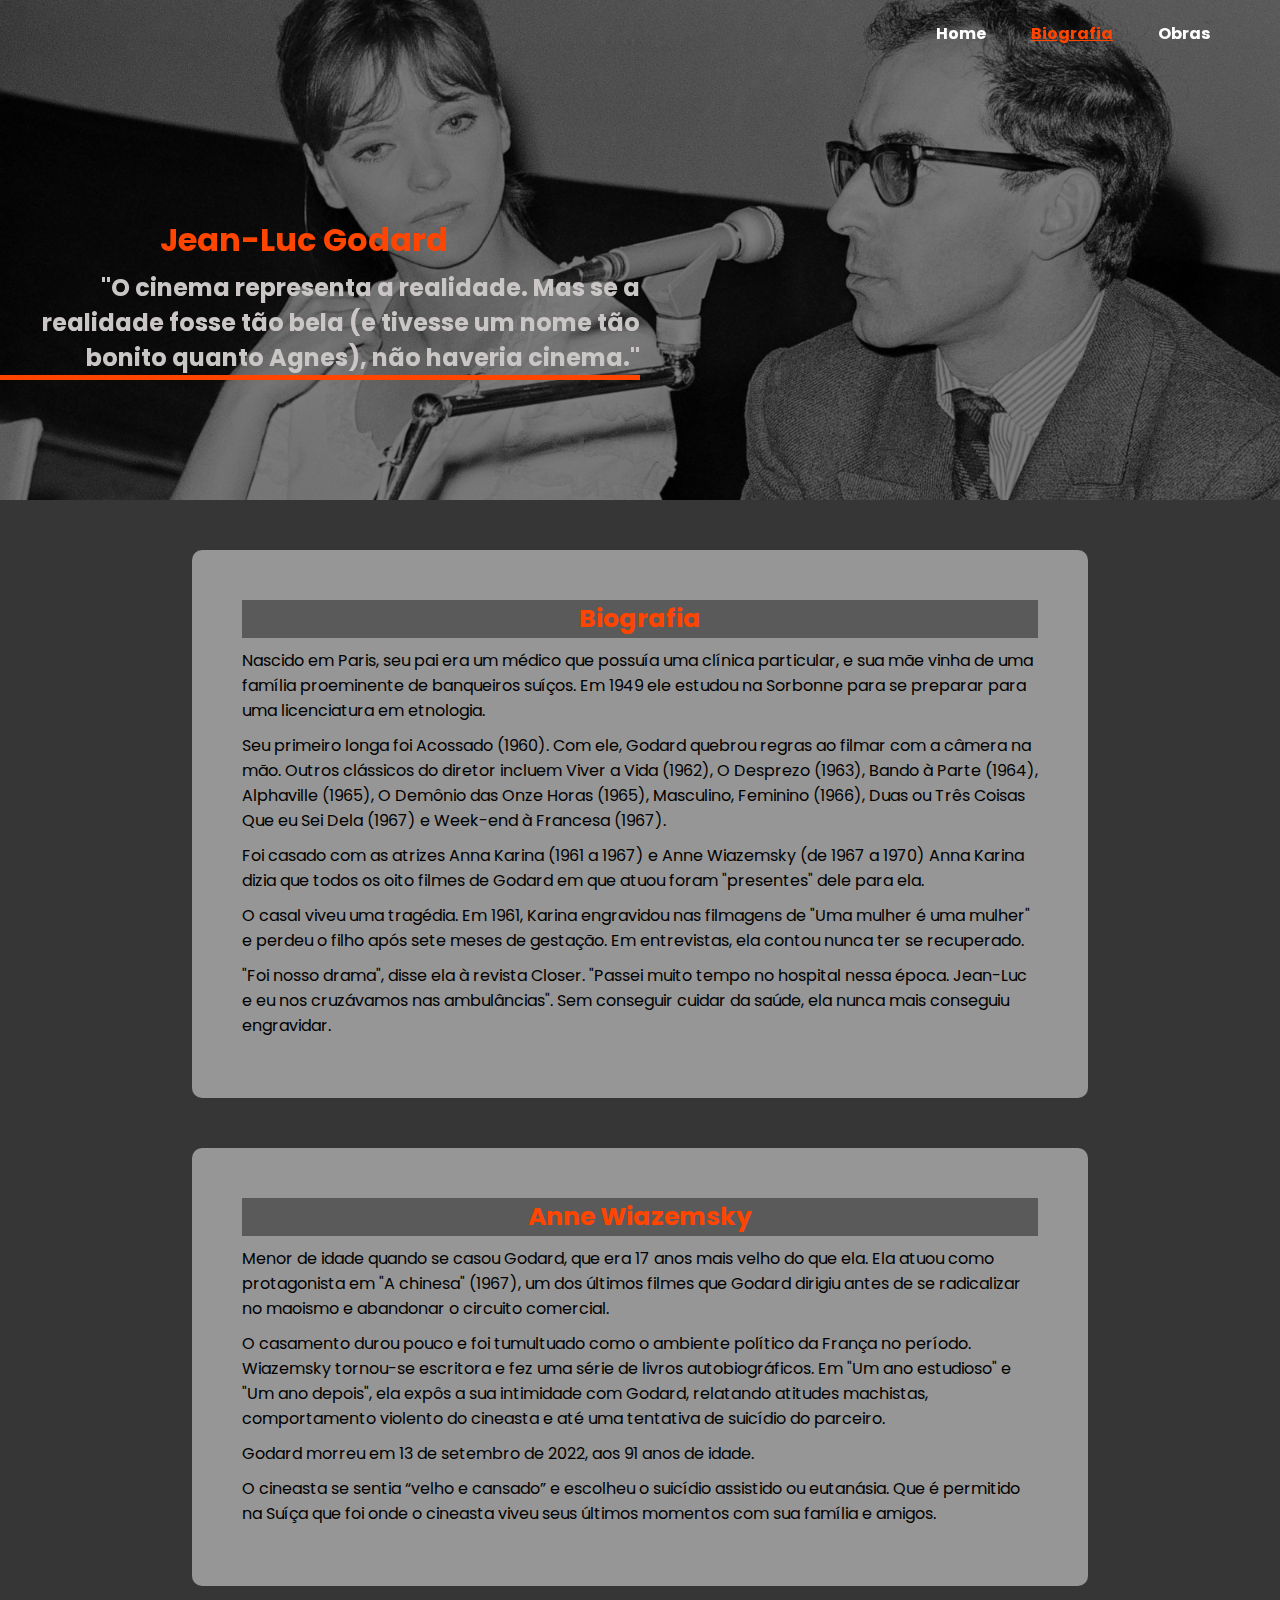
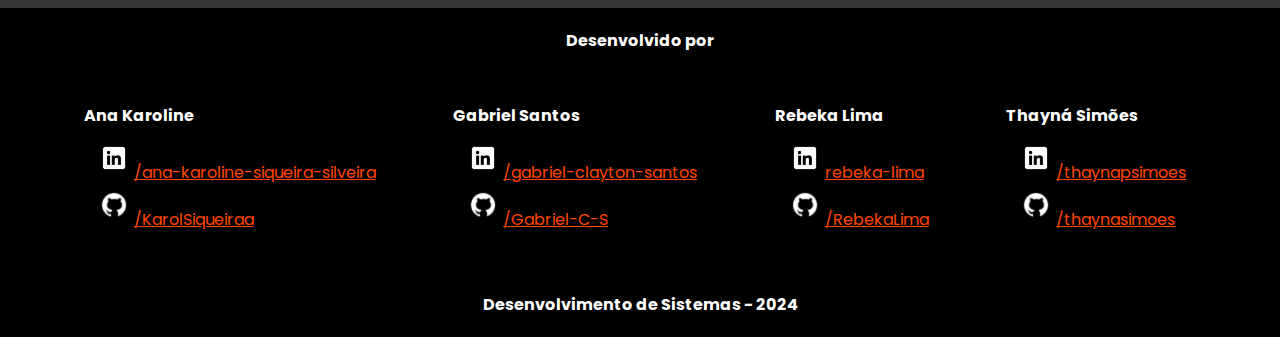
<file: biografia/index.html>
<!DOCTYPE html>
<html lang="en">

<head>
    <meta charset="UTF-8">
    <meta name="viewport" content="width=device-width, initial-scale=1.0">
    <title>Biografia</title>
    <link rel="stylesheet" href="style.css">
    <link rel="preconnect" href="https://fonts.googleapis.com">
    <link rel="preconnect" href="https://fonts.gstatic.com" crossorigin>
    <link
        href="https://fonts.googleapis.com/css2?family=Poppins:ital,wght@0,100;0,200;0,300;0,400;0,500;0,600;0,700;0,800;0,900;1,100;1,200;1,300;1,400;1,500;1,600;1,700;1,800;1,900&display=swap"
        rel="stylesheet">

</head>

<body>
    <header class="menu">
        <nav>
            <ul>
                <li><a href="./../home/index.html">Home</a></li>
                <li><a id="link-biografia" href="./../biografia/index.html" href="">Biografia</a></li>
                <li><a href="./../obras/index.html">Obras</a></li>
            </ul>
        </nav>

    </header>

    <div class="banner">
        <h1>Jean-Luc Godard</h1>
        <h2>
            "O cinema representa a realidade. Mas se a realidade fosse tão bela (e tivesse um nome tão bonito quanto
            Agnes), não haveria cinema."
        </h2>
    </div>

    <main>
        <div class="corpo">
            <div class="corpo-biografia">
                <article class="artigo">
                    <header>
                        <h3>Biografia</h3>
                    </header>
                    <div class="biografia">
                        <p>Nascido em Paris, seu pai era um médico que possuía
                            uma clínica particular, e sua mãe vinha de uma família
                            proeminente de banqueiros suíços. Em 1949 ele
                            estudou na Sorbonne para se preparar para uma
                            licenciatura em etnologia.</p>
                        <p>Seu primeiro longa foi Acossado (1960). Com ele,
                            Godard quebrou regras ao filmar com a câmera na
                            mão. Outros clássicos do diretor incluem Viver a Vida
                            (1962), O Desprezo (1963), Bando à Parte (1964),
                            Alphaville (1965), O Demônio das Onze Horas (1965),
                            Masculino, Feminino (1966), Duas ou Três Coisas Que
                            eu Sei Dela (1967) e Week-end à Francesa (1967).</p>

                        <p>Foi casado com as atrizes Anna Karina (1961 a
                            1967) e Anne Wiazemsky (de 1967 a 1970)
                            Anna Karina dizia que todos os oito filmes de Godard
                            em que atuou foram "presentes" dele para ela.
                        </p>

                        <p>O casal viveu uma tragédia. Em 1961, Karina
                            engravidou nas filmagens de "Uma mulher é uma
                            mulher" e perdeu o filho após sete meses de gestação.
                            Em entrevistas, ela contou nunca ter se recuperado.</p>

                        <p>"Foi nosso drama", disse ela à revista Closer. "Passei
                            muito tempo no hospital nessa época. Jean-Luc e eu
                            nos cruzávamos nas ambulâncias". Sem conseguir
                            cuidar da saúde, ela nunca mais conseguiu
                            engravidar.</p>
                </article>
            </div>

            <div class="corpo-anne">

                <article>
                    <header>
                        <h3>Anne Wiazemsky</h3>
                    </header>
                    <div class="biografia">
                        <p>Menor de idade quando se casou Godard,
                            que era 17 anos mais velho do que ela. Ela atuou como
                            protagonista em "A chinesa" (1967), um dos últimos
                            filmes que Godard dirigiu antes de se radicalizar no
                            maoismo e abandonar o circuito comercial.</p>

                        <p>O casamento durou pouco e foi tumultuado como o
                            ambiente político da França no período. Wiazemsky
                            tornou-se escritora e fez uma série de livros
                            autobiográficos. Em "Um ano estudioso" e "Um ano
                            depois", ela expôs a sua intimidade com Godard,
                            relatando atitudes machistas, comportamento violento
                            do cineasta e até uma tentativa de suicídio do
                            parceiro.
                        </p>

                        <p>Godard morreu em 13 de setembro de 2022, aos 91
                            anos de idade.</p>

                        <p>O cineasta se sentia “velho e cansado” e escolheu o
                            suicídio assistido ou eutanásia. Que é permitido na
                            Suíça que foi onde o cineasta viveu seus últimos
                            momentos com sua família e amigos.</p>
                    </div>
                </article>

            </div>

        </div>
    </main>
    <footer>
        <h4>Desenvolvido por</h4>
        <div class="links">
            <div class="contatos">
                <h4>Ana Karoline</h4>

                <div class="links-icons">
                    <a href="https://www.linkedin.com/in/ana-karoline-siqueira-silveira-96b843245/"><img src="linkedin.png">/ana-karoline-siqueira-silveira</a>
                    <a href="https://github.com/KarolSiqueiraa"><img src="github.png">/KarolSiqueiraa</a>
                </div>

               
            </div>

            <div class="contatos">                
                <h4>Gabriel Santos</h4>
                <div class="links-icons">
                    <a href="https://www.linkedin.com/in/gabriel-clayton-santos/"><img src="linkedin.png">/gabriel-clayton-santos</a>
                     <a href="https://github.com/Gabriel-C-S"><img src="github.png">/Gabriel-C-S</a>
                </div>
            
            </div>

            <div class="contatos">                
                <h4>Rebeka Lima</h4>
                <div class="links-icons">
                    <a href="https://www.linkedin.com/in/rebeka-lima/"><img src="linkedin.png">rebeka-lima</a>
                     <a href="https://github.com/RebekaLima"><img src="github.png">/RebekaLima</a>
                </div>
            
            </div>

            <div class="contatos">                
                <h4>Thayná Simões</h4>
                <div class="links-icons">
                    <a href="https://www.linkedin.com/in/thaynapsimoes/"><img src="linkedin.png">/thaynapsimoes</a>
                    <a href="https://github.com/thaynasimoes"><img src="github.png">/thaynasimoes</a></div>
            </div>
        </div>
        <div id="h4-footer">
            <h4>Desenvolvimento de Sistemas - 2024</h4>
        </div>
    </footer>

</body>

</html>
</file>
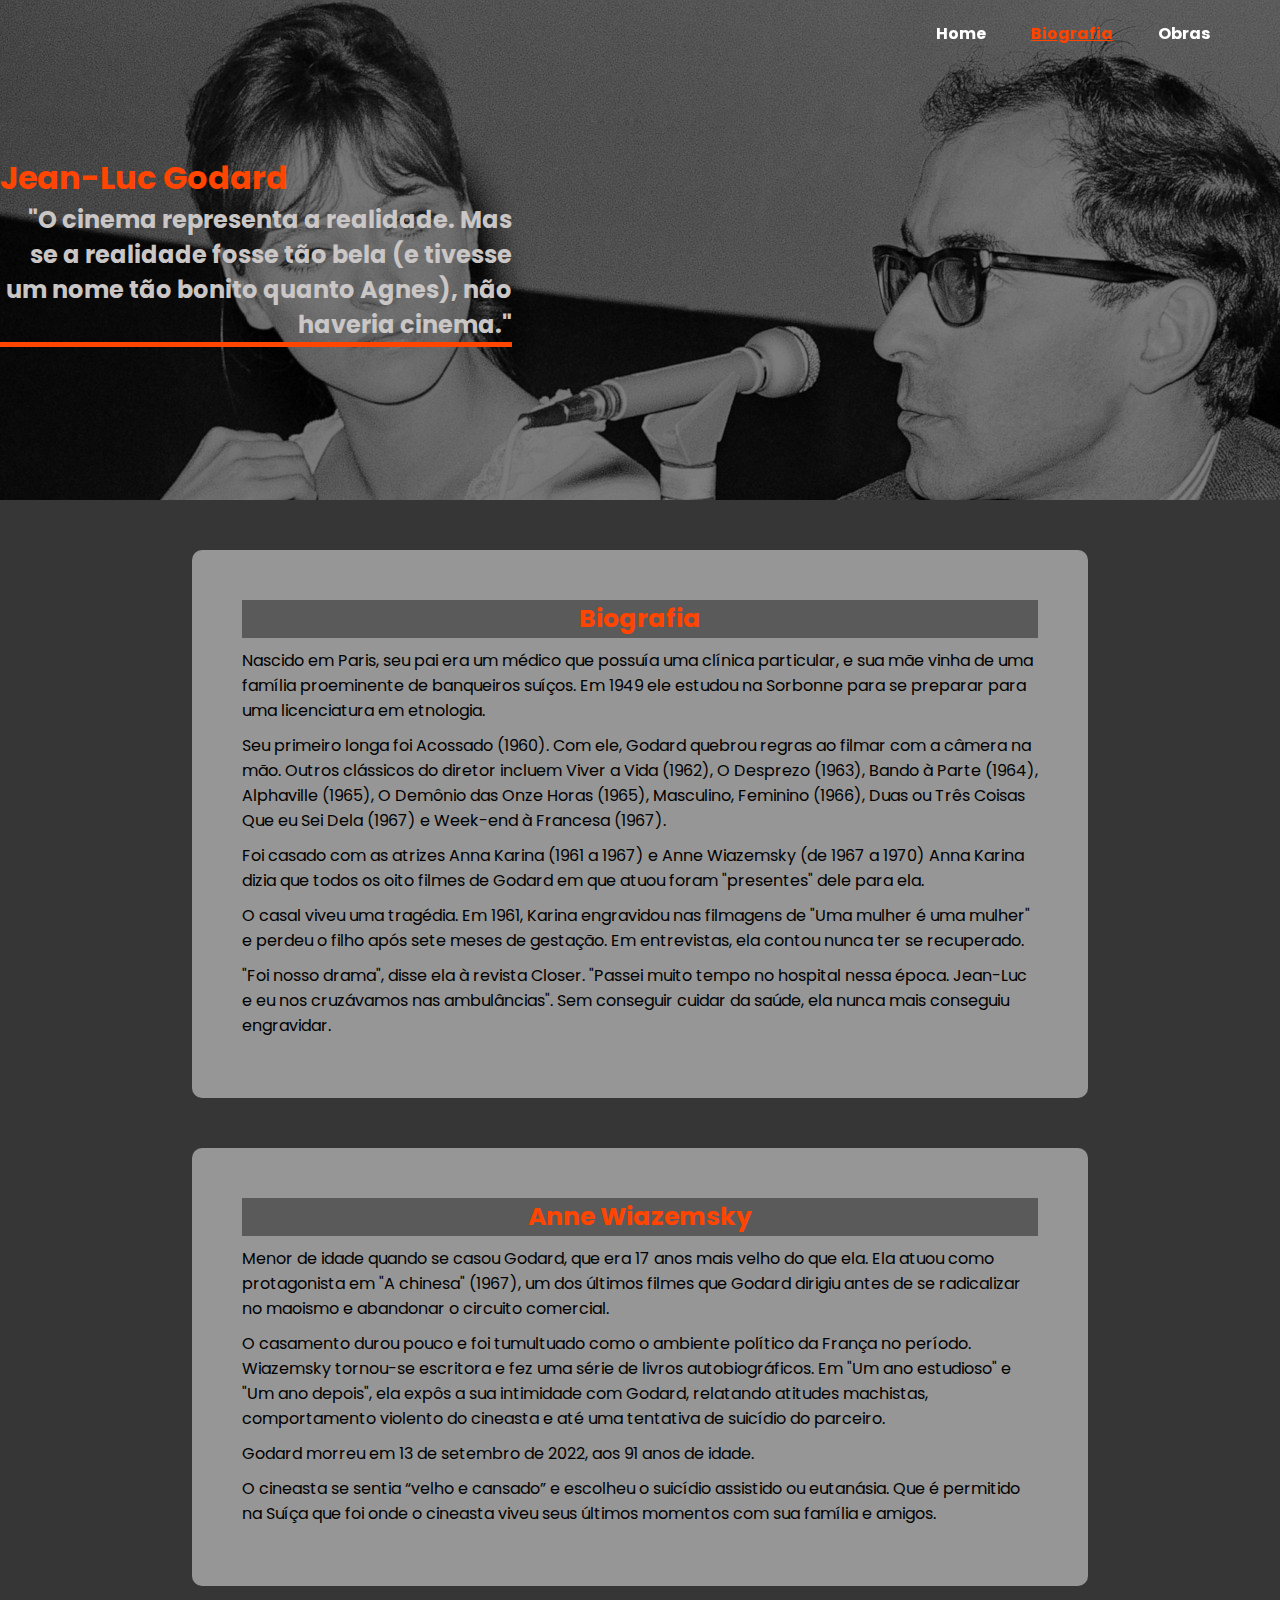
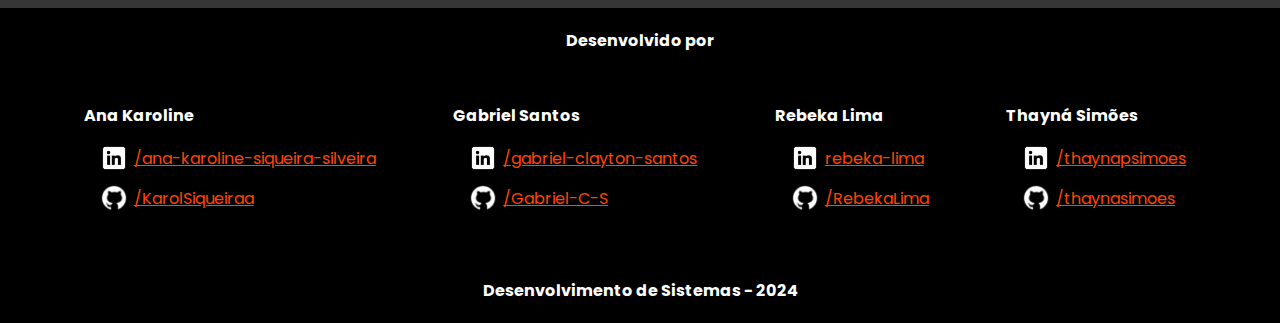
<file: biografia.html>
<!DOCTYPE html>
<html lang="en">

<head>
    <meta charset="UTF-8">
    <meta name="viewport" content="width=device-width, initial-scale=1.0">
    <title>Biografia</title>
    <link rel="stylesheet" href="./styles/style-biografia.css">
    <link rel="preconnect" href="https://fonts.googleapis.com">
    <link rel="preconnect" href="https://fonts.gstatic.com" crossorigin>
    <link
        href="https://fonts.googleapis.com/css2?family=Poppins:ital,wght@0,100;0,200;0,300;0,400;0,500;0,600;0,700;0,800;0,900;1,100;1,200;1,300;1,400;1,500;1,600;1,700;1,800;1,900&display=swap"
        rel="stylesheet">

</head>

<body>
    <header class="menu">
        <nav>
            <ul>
                <li><a href="index.html">Home</a></li>
                <li><a id="link-biografia" href="#">Biografia</a></li>
                <li><a href="./obras.html">Obras</a></li>
            </ul>
        </nav>

    </header>

    <div class="banner">
        <h1>Jean-Luc Godard</h1>
        <h2>
            "O cinema representa a realidade. Mas se a realidade fosse tão bela (e tivesse um nome tão bonito quanto
            Agnes), não haveria cinema."
        </h2>
    </div>

    <main>
        <div class="corpo">
            <div class="corpo-biografia">
                <article class="artigo">
                    <header>
                        <h3>Biografia</h3>
                    </header>
                    <div class="biografia">
                        <p>Nascido em Paris, seu pai era um médico que possuía
                            uma clínica particular, e sua mãe vinha de uma família
                            proeminente de banqueiros suíços. Em 1949 ele
                            estudou na Sorbonne para se preparar para uma
                            licenciatura em etnologia.</p>
                        <p>Seu primeiro longa foi Acossado (1960). Com ele,
                            Godard quebrou regras ao filmar com a câmera na
                            mão. Outros clássicos do diretor incluem Viver a Vida
                            (1962), O Desprezo (1963), Bando à Parte (1964),
                            Alphaville (1965), O Demônio das Onze Horas (1965),
                            Masculino, Feminino (1966), Duas ou Três Coisas Que
                            eu Sei Dela (1967) e Week-end à Francesa (1967).</p>

                        <p>Foi casado com as atrizes Anna Karina (1961 a
                            1967) e Anne Wiazemsky (de 1967 a 1970)
                            Anna Karina dizia que todos os oito filmes de Godard
                            em que atuou foram "presentes" dele para ela.
                        </p>

                        <p>O casal viveu uma tragédia. Em 1961, Karina
                            engravidou nas filmagens de "Uma mulher é uma
                            mulher" e perdeu o filho após sete meses de gestação.
                            Em entrevistas, ela contou nunca ter se recuperado.</p>

                        <p>"Foi nosso drama", disse ela à revista Closer. "Passei
                            muito tempo no hospital nessa época. Jean-Luc e eu
                            nos cruzávamos nas ambulâncias". Sem conseguir
                            cuidar da saúde, ela nunca mais conseguiu
                            engravidar.</p>
                </article>
            </div>

            <div class="corpo-anne">

                <article>
                    <header>
                        <h3>Anne Wiazemsky</h3>
                    </header>
                    <div class="biografia">
                        <p>Menor de idade quando se casou Godard,
                            que era 17 anos mais velho do que ela. Ela atuou como
                            protagonista em "A chinesa" (1967), um dos últimos
                            filmes que Godard dirigiu antes de se radicalizar no
                            maoismo e abandonar o circuito comercial.</p>

                        <p>O casamento durou pouco e foi tumultuado como o
                            ambiente político da França no período. Wiazemsky
                            tornou-se escritora e fez uma série de livros
                            autobiográficos. Em "Um ano estudioso" e "Um ano
                            depois", ela expôs a sua intimidade com Godard,
                            relatando atitudes machistas, comportamento violento
                            do cineasta e até uma tentativa de suicídio do
                            parceiro.
                        </p>

                        <p>Godard morreu em 13 de setembro de 2022, aos 91
                            anos de idade.</p>

                        <p>O cineasta se sentia “velho e cansado” e escolheu o
                            suicídio assistido ou eutanásia. Que é permitido na
                            Suíça que foi onde o cineasta viveu seus últimos
                            momentos com sua família e amigos.</p>
                    </div>
                </article>

            </div>

        </div>
    </main>
    <footer>
        <h4>Desenvolvido por</h4>
        <div class="links">
            <div class="contatos">
                <h4>Ana Karoline</h4>

                <div class="links-icons">
                    <a href="https://www.linkedin.com/in/ana-karoline-siqueira-silveira-96b843245/"><img src="./assets/icons/linkedin.png">/ana-karoline-siqueira-silveira</a>
                    <a href="https://github.com/KarolSiqueiraa"><img src="./assets/icons/github.png">/KarolSiqueiraa</a>
                </div>

               
            </div>

            <div class="contatos">                
                <h4>Gabriel Santos</h4>
                <div class="links-icons">
                    <a href="https://www.linkedin.com/in/gabriel-clayton-santos/"><img src="./assets/icons/linkedin.png">/gabriel-clayton-santos</a>
                     <a href="https://github.com/Gabriel-C-S"><img src="./assets/icons/github.png">/Gabriel-C-S</a>
                </div>
            
            </div>

            <div class="contatos">                
                <h4>Rebeka Lima</h4>
                <div class="links-icons">
                    <a href="https://www.linkedin.com/in/rebeka-lima/"><img src="./assets/icons/linkedin.png">rebeka-lima</a>
                     <a href="https://github.com/RebekaLima"><img src="./assets/icons/github.png">/RebekaLima</a>
                </div>
            
            </div>

            <div class="contatos">                
                <h4>Thayná Simões</h4>
                <div class="links-icons">
                    <a href="https://www.linkedin.com/in/thaynapsimoes/"><img src="./assets/icons/linkedin.png">/thaynapsimoes</a>
                    <a href="https://github.com/thaynasimoes"><img src="./assets/icons/github.png">/thaynasimoes</a></div>
            </div>
        </div>
        <div id="h4-footer">
            <h4>Desenvolvimento de Sistemas - 2024</h4>
        </div>
    </footer>

</body>

</html>
</file>
<file: biografia/style.css>
* {
    padding: 0;
    margin: 0;
    box-sizing: border-box;
    font-family: "Poppins", sans-serif;
}

body {
    margin: 0;
    background-color: #363636;
}
#link-biografia{
    color: orangered;
    text-decoration: underline;
}
.menu {
    background-image: url(banner.jpg);
    background-color: rgba(0, 0, 0, 0.5);
    background-blend-mode: darken;
    height: 500px;
    background-size: cover;
    background-position: right center;
    background-position-y: 25%;
}

.banner {
    margin-top: 50px auto 0;
    width: 80%;
    text-align: center;
    text-align: right;
}

h1 {
    color: orangered;
    text-align: right;
    position: absolute;
    top: 24%;
    right: 65%;
}

h1:hover {
    text-shadow: 0 0 20px orangered;
}

h2 {
    color: rgb(202, 198, 198);
    text-align: right;
    position: absolute;
    top: 30%;
    right: 50%;
    border-bottom: solid orangered 5px;
}

.menu nav ul {
    margin: 0 50px 0 0;
    text-align: center;
    font-weight: bolder;
}

.menu nav li {
    display: inline-block;
    list-style: none;
    color: white;
    margin-left: 2px;
}

.menu nav {
    display: flex;
    justify-content: right;
    padding-top: 1px;
    width: 100%;
    position: fixed;
    top: 0;
}

.menu nav a {
    color: white;
    text-decoration: none;
    list-style: none;
    padding: 20px;
    display: block;
}

.menu nav a:hover {
    color: orangered;
}

h3 {
    text-align: center;
    color: orangered;
    background-color: #5a5a5a;
    font-size: 25px;
}

main {
    width: 70%;
    margin: auto;
}

article {
    background-color: rgba(255, 255, 255, 0.478);
    padding: 16px;
    margin-top: 10px;
    margin-bottom: 22px;
    border-radius: 10px;
    padding: 50px;
}

.corpo {
    margin-top: 50px;
}

.corpo p {
    font-size: larger;
    text-align: right;
}

.corpo-biografia {
    margin-bottom: 50px;
}

.biografia {
    margin-top: 10px;
    justify-content: center;
    border-radius: 10px;
    flex-direction: column;
}

.biografia p {
    text-align: left;
    margin-bottom: 10px;
    font-size: medium;
}

a {
    text-decoration: none;
    color: orangered;
}

#link-biografia {
    color: orangered;
    text-decoration: underline;
}

footer {
    width: 100%;
    background-color: black;
    color: white;
    padding: 20px 0;
    display: flex;
    flex-direction: column;
    text-align: center;

}

.links {
    display: flex;
    justify-content: space-around;
    text-align: left;
    margin: 50px;
}

footer img{
    width: 30px;
    margin: 5px;
}

footer img:hover{

    filter: drop-shadow(0 0 0.20rem orangered);
}
.contatos{
    display: flex;
    flex-direction: column;
}
.links-icons{
    display: flex;
    flex-direction: column;
    margin: 10px;
    text-decoration: underline;
    color: orangered;
}
</file>
<file: styles/style-biografia.css>
* {
    padding: 0;
    margin: 0;
    box-sizing: border-box;
    font-family: "Poppins", sans-serif;
}

body {
    margin: 0;
    background-color: #363636;
}
#link-biografia{
    color: orangered;
    text-decoration: underline;
}

.banner {
    margin-top: 50px auto 0;
    text-align: left;
    background-image: url(../assets/images/banner-biografia.jpg);
    background-attachment: fixed;
    background-color: rgba(0, 0, 0, 0.5);
    background-blend-mode: darken;
    width: 100%;
    height: 500px;
    background-size: cover;
    background-position: center;

    display: flex;
    justify-content: center;
    align-items: start;
    flex-direction: column;
}
.banner h1, h2{
    width: 40%;
}

h1 {
    color: orangered;
    text-align: left;
    text-wrap: nowrap;
}

h1:hover {
    text-shadow: 0 0 20px orangered;
}

h2 {
    color: rgb(202, 198, 198);
    text-align: right;
    border-bottom: solid orangered 5px;
}

.menu nav ul {
    margin: 0 50px 0 0;
    text-align: center;
    font-weight: bolder;
}

.menu nav li {
    display: inline-block;
    list-style: none;
    color: white;
    margin-left: 2px;
}

.menu nav {
    display: flex;
    justify-content: right;
    padding-top: 1px;
    width: 100%;
    position: fixed;
    top: 0;
}

.menu nav a {
    color: white;
    text-decoration: none;
    list-style: none;
    padding: 20px;
    display: block;
}

.menu nav a:hover {
    color: orangered;
}

h3 {
    text-align: center;
    color: orangered;
    background-color: #5a5a5a;
    font-size: 25px;
}

main {
    width: 70%;
    margin: auto;
}

article {
    background-color: rgba(255, 255, 255, 0.478);
    padding: 16px;
    margin-top: 10px;
    margin-bottom: 22px;
    border-radius: 10px;
    padding: 50px;
}

.corpo {
    margin-top: 50px;
}

.corpo p {
    font-size: larger;
    text-align: right;
}

.corpo-biografia {
    margin-bottom: 50px;
}

.biografia {
    margin-top: 10px;
    justify-content: center;
    border-radius: 10px;
    flex-direction: column;
}

.biografia p {
    text-align: left;
    margin-bottom: 10px;
    font-size: medium;
}

a {
    text-decoration: none;
    color: orangered;
}

#link-biografia {
    color: orangered;
    text-decoration: underline;
}

footer {
    width: 100%;
    background-color: black;
    color: white;
    padding: 20px 0;
    display: flex;
    flex-direction: column;
    text-align: center;

}

.links {
    display: flex;
    justify-content: space-around;
    text-align: left;
    margin: 50px;
}

footer img{
    width: 30px;
    margin: 5px;
}

footer img:hover{

    filter: drop-shadow(0 0 0.20rem orangered);
}
.contatos{
    display: flex;
    flex-direction: column;
}
.contatos a{
    display: flex;
    align-items: center;
}
.links-icons{
    display: flex;
    flex-direction: column;
    margin: 10px;
    text-decoration: underline;
    color: orangered;
}

@media (max-width: 1040px){
    .links{
        flex-wrap: wrap;
    }
    .banner h1{
      position: relative;
    }

}

@media (max-width: 667px){
    .biografia p{
        font-size: small;
    }
    footer{
        font-size: small;
    }
    h3{
        font-size: medium;
    }
}
</file>
